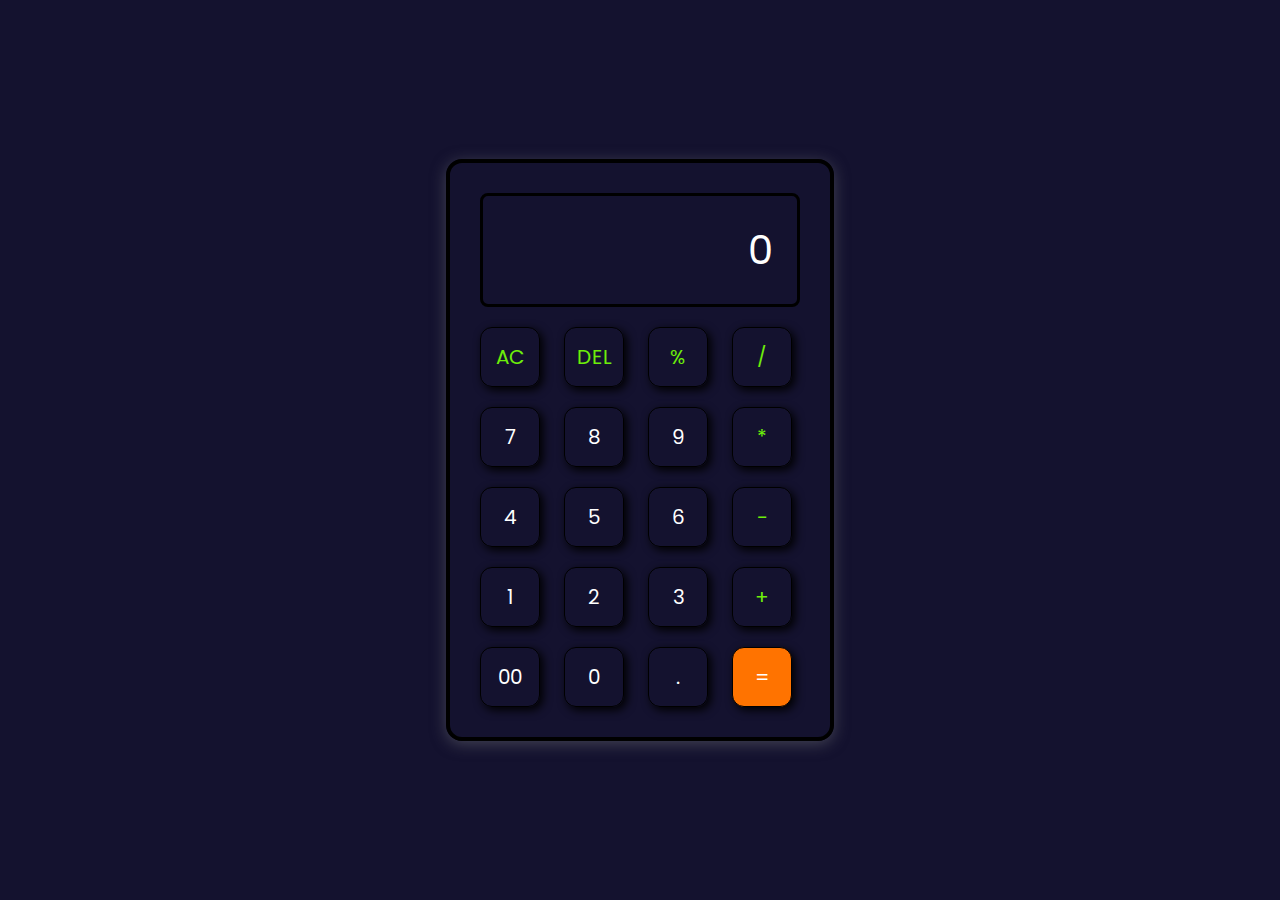
<file: Calculator/index.html>
<!DOCTYPE html>
<html lang="en">
  <head>
    <meta charset="UTF-8">
    <meta name="viewport" content="width=device-width, initial-scale=1.0">
    <title>Calculator</title>
    <link rel="stylesheet" href="style.css">
  </head>
  <body>
    <div class="container">
      <div class="calculator">
        <input type="text" id="inputBox" placeholder="0" />
        <div>
          <button class="button operator">AC</button>
          <button class="button operator">DEL</button>
          <button class="button operator">%</button>
          <button class="button operator">/</button>
        </div>
        <div>
          <button class="button">7</button>
          <button class="button">8</button>
          <button class="button">9</button>
          <button class="button operator">*</button>
        </div>
        <div>
          <button class="button">4</button>
          <button class="button">5</button>
          <button class="button">6</button>
          <button class="button operator">-</button>
        </div>
        <div>
          <button class="button">1</button>
          <button class="button">2</button>
          <button class="button">3</button>
          <button class="button operator">+</button>
        </div>
        <div>
          <button class="button">00</button>
          <button class="button">0</button>
          <button class="button">.</button>
          <button class="button equalBtn">=</button>
        </div>
      </div>
    </div>
    <script src="script.js"></script>
  </body>
</html>
</file>
<file: Calculator/style.css>
@import url('https://fonts.googleapis.com/css2?family=Poppins:wght@500&display=swap');
*{
    margin: 0;
    padding: 0;
    box-sizing: border-box;
    font-family: 'Poppins';
}
body{
    width: 100%;
    height: 100vh;
    display: flex;
    justify-content: center;
    align-items: center;
    background: rgb(20,18,47);
}
.calculator{
    border: 4px solid rgb(0, 0, 0);
    padding: 20px;
    border-radius: 16px;
    background: transparent;
    box-shadow: 0px 3px 15px rgba(113, 115, 119, 0.5);

}
input{
    width: 320px;
    padding: 24px;
    margin: 10px;
    background: transparent;
    box-shadow: 0px 3px 15px rgbs(84, 84, 84, 0.1);
    font-size: 40px;
    text-align: right;
    cursor: pointer;
    color: #ffffff;
    border: solid 3px black;
    border-radius: 8px;
}
input::placeholder{
    color: #ffffff;
}
button{
    border: none;
    width: 60px;
    height: 60px;
    margin: 10px;
    border-radius: 20%;
    background: transparent;
    color: #ffffff;
    border: solid 1px rgb(0, 0, 0);
    font-size: 20px;
    box-shadow: 3px 3px 10px rgb(0, 0, 0);
    cursor: pointer;
}
button:hover{
    box-shadow: none;
    font-size: 18px;
    border: solid 2px rgb(0, 0, 0);
}
.equalBtn{
    background-color: #ff7300;
}
.operator{
    color: #6dee0a;
}
</file>
